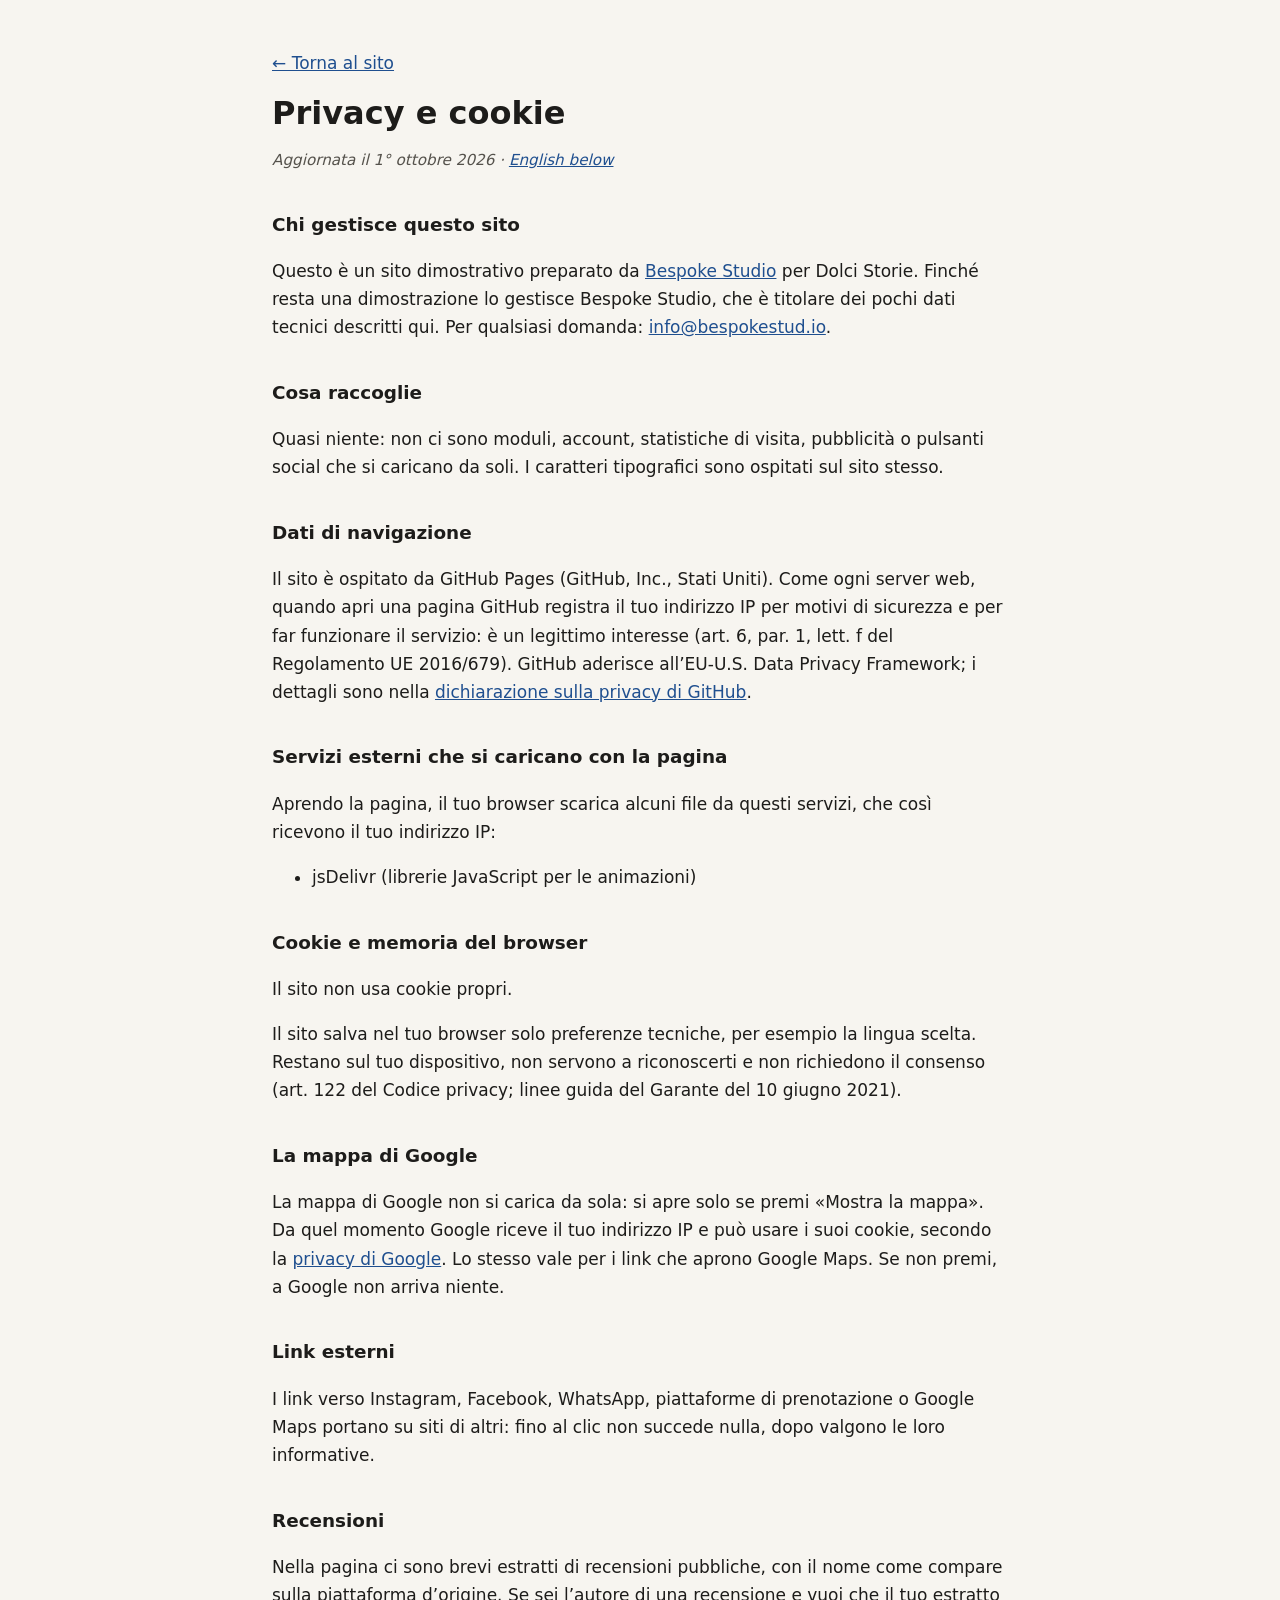
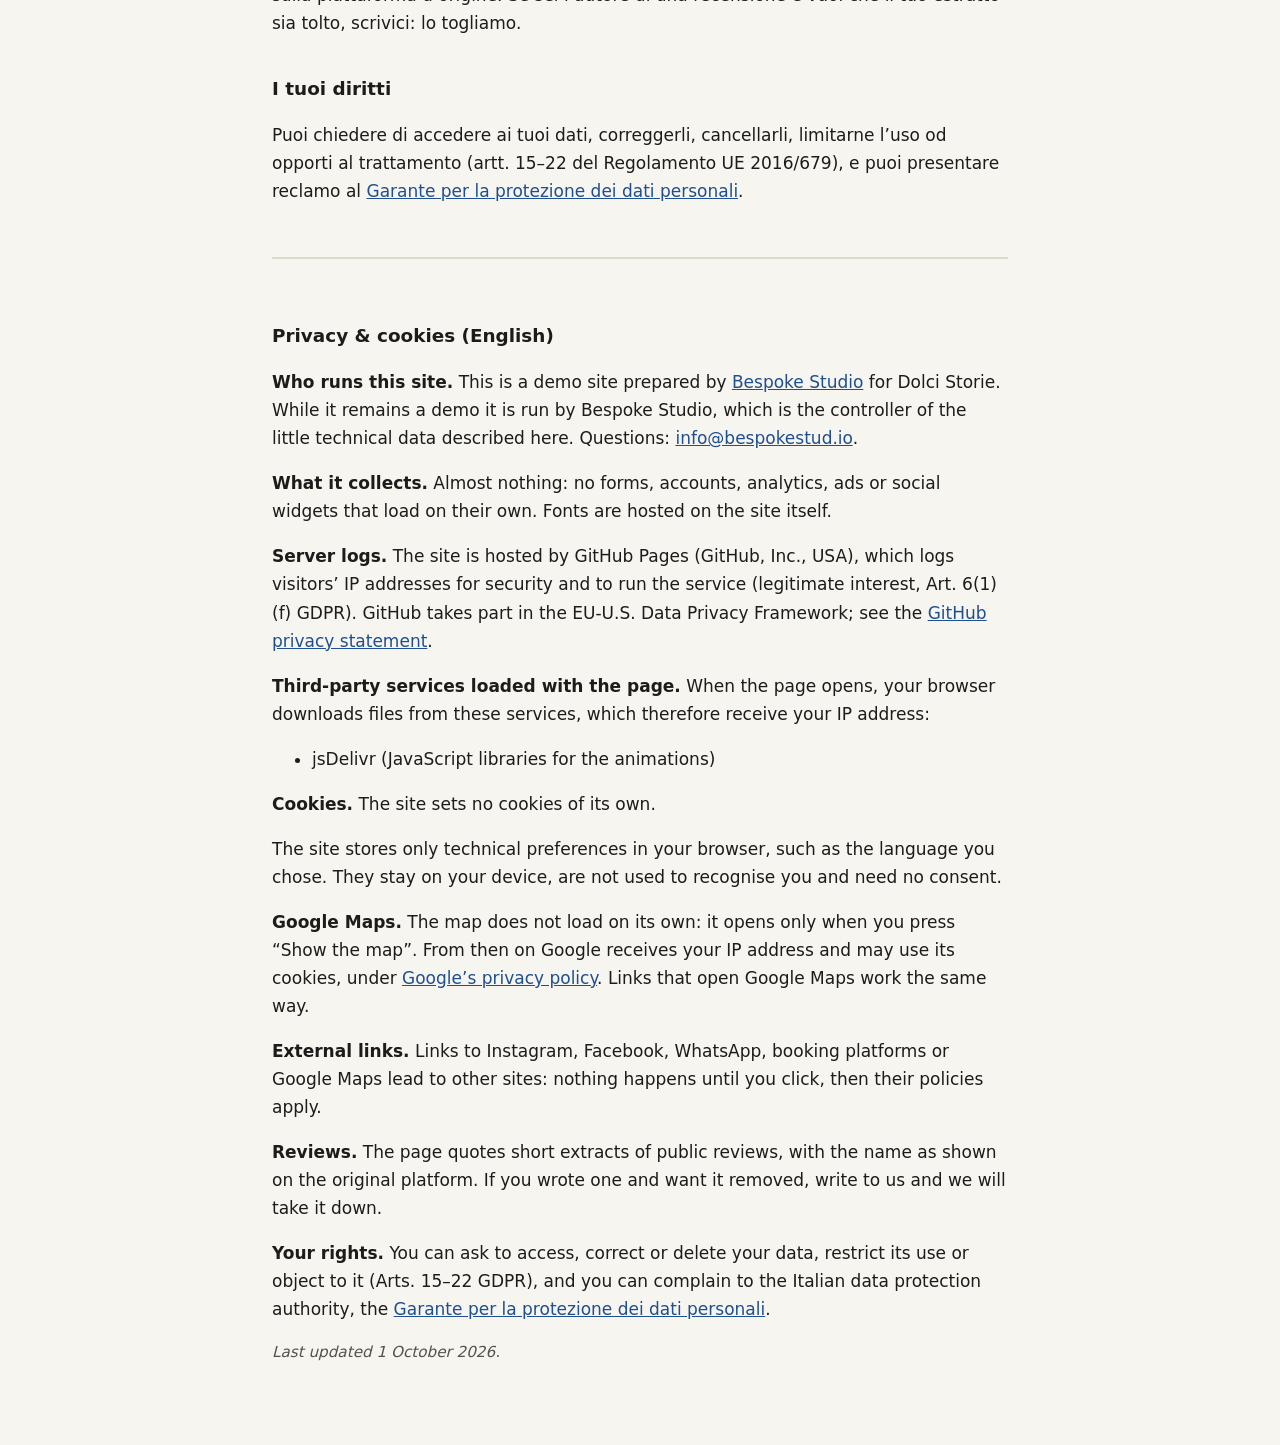
<file: privacy.html>
<!DOCTYPE html>
<html lang="it">
<head>
  <meta charset="UTF-8">
  <meta name="viewport" content="width=device-width, initial-scale=1.0">
  <meta name="robots" content="noindex">
  <title>Privacy e cookie · Dolci Storie</title>
  <meta name="description" content="Informativa privacy e cookie del sito Dolci Storie.">
  <style>
    body { margin: 0; background: #f7f5f0; color: #1d1c1a; font: 17px/1.65 system-ui, -apple-system, "Segoe UI", Roboto, sans-serif; }
    main { max-width: 46rem; margin: 0 auto; padding: 32px 20px 64px; }
    h1 { font-size: 2rem; line-height: 1.2; margin: 0.4em 0 0.2em; }
    h2 { font-size: 1.15rem; margin: 2em 0 0.4em; }
    a { color: #1f4f8f; }
    .data { color: #55524c; font-style: italic; font-size: 0.95rem; }
    .en { margin-top: 3em; padding-top: 1.5em; border-top: 2px solid #ddd8cc; }
    code { font-size: 0.9em; background: #ebe7dc; padding: 0 4px; border-radius: 3px; }
  </style>
</head>
<body>
<main>
  <p><a href="index.html">← Torna al sito</a></p>
  <h1>Privacy e cookie</h1>
  <p class="data">Aggiornata il 1° ottobre 2026 · <a href="#english" lang="en">English below</a></p>
  <h2>Chi gestisce questo sito</h2>
  <p>Questo è un sito dimostrativo preparato da <a href="https://bespokestud.io" rel="noopener">Bespoke Studio</a> per Dolci Storie. Finché resta una dimostrazione lo gestisce Bespoke Studio, che è titolare dei pochi dati tecnici descritti qui. Per qualsiasi domanda: <a href="mailto:info@bespokestud.io">info@bespokestud.io</a>.</p>
  <h2>Cosa raccoglie</h2>
  <p>Quasi niente: non ci sono moduli, account, statistiche di visita, pubblicità o pulsanti social che si caricano da soli. I caratteri tipografici sono ospitati sul sito stesso.</p>
  <h2>Dati di navigazione</h2>
  <p>Il sito è ospitato da GitHub Pages (GitHub, Inc., Stati Uniti). Come ogni server web, quando apri una pagina GitHub registra il tuo indirizzo IP per motivi di sicurezza e per far funzionare il servizio: è un legittimo interesse (art. 6, par. 1, lett. f del Regolamento UE 2016/679). GitHub aderisce all’EU-U.S. Data Privacy Framework; i dettagli sono nella <a href="https://docs.github.com/site-policy/privacy-policies/github-general-privacy-statement" rel="noopener">dichiarazione sulla privacy di GitHub</a>.</p>
  <h2>Servizi esterni che si caricano con la pagina</h2>
  <p>Aprendo la pagina, il tuo browser scarica alcuni file da questi servizi, che così ricevono il tuo indirizzo IP:</p>
  <ul><li>jsDelivr (librerie JavaScript per le animazioni)</li></ul>
  <h2>Cookie e memoria del browser</h2>
  <p>Il sito non usa cookie propri.</p>
  <p>Il sito salva nel tuo browser solo preferenze tecniche, per esempio la lingua scelta. Restano sul tuo dispositivo, non servono a riconoscerti e non richiedono il consenso (art. 122 del Codice privacy; linee guida del Garante del 10 giugno 2021).</p>
  <h2>La mappa di Google</h2>
  <p>La mappa di Google non si carica da sola: si apre solo se premi «Mostra la mappa». Da quel momento Google riceve il tuo indirizzo IP e può usare i suoi cookie, secondo la <a href="https://policies.google.com/privacy?hl=it" rel="noopener">privacy di Google</a>. Lo stesso vale per i link che aprono Google Maps. Se non premi, a Google non arriva niente.</p>
  <h2>Link esterni</h2>
  <p>I link verso Instagram, Facebook, WhatsApp, piattaforme di prenotazione o Google Maps portano su siti di altri: fino al clic non succede nulla, dopo valgono le loro informative.</p>
  <h2>Recensioni</h2>
  <p>Nella pagina ci sono brevi estratti di recensioni pubbliche, con il nome come compare sulla piattaforma d’origine. Se sei l’autore di una recensione e vuoi che il tuo estratto sia tolto, scrivici: lo togliamo.</p>
  <h2>I tuoi diritti</h2>
  <p>Puoi chiedere di accedere ai tuoi dati, correggerli, cancellarli, limitarne l’uso od opporti al trattamento (artt. 15–22 del Regolamento UE 2016/679), e puoi presentare reclamo al <a href="https://www.garanteprivacy.it" rel="noopener">Garante per la protezione dei dati personali</a>.</p>
  <div class="en" id="english" lang="en">
    <h2>Privacy &amp; cookies (English)</h2>
    <p><strong>Who runs this site.</strong> This is a demo site prepared by <a href="https://bespokestud.io" rel="noopener">Bespoke Studio</a> for Dolci Storie. While it remains a demo it is run by Bespoke Studio, which is the controller of the little technical data described here. Questions: <a href="mailto:info@bespokestud.io">info@bespokestud.io</a>.</p>
    <p><strong>What it collects.</strong> Almost nothing: no forms, accounts, analytics, ads or social widgets that load on their own. Fonts are hosted on the site itself.</p>
    <p><strong>Server logs.</strong> The site is hosted by GitHub Pages (GitHub, Inc., USA), which logs visitors’ IP addresses for security and to run the service (legitimate interest, Art. 6(1)(f) GDPR). GitHub takes part in the EU-U.S. Data Privacy Framework; see the <a href="https://docs.github.com/site-policy/privacy-policies/github-general-privacy-statement" rel="noopener">GitHub privacy statement</a>.</p>
    <p><strong>Third-party services loaded with the page.</strong> When the page opens, your browser downloads files from these services, which therefore receive your IP address:</p><ul><li>jsDelivr (JavaScript libraries for the animations)</li></ul>
    <p><strong>Cookies.</strong> The site sets no cookies of its own.</p>
    <p>The site stores only technical preferences in your browser, such as the language you chose. They stay on your device, are not used to recognise you and need no consent.</p>
    <p><strong>Google Maps.</strong> The map does not load on its own: it opens only when you press “Show the map”. From then on Google receives your IP address and may use its cookies, under <a href="https://policies.google.com/privacy?hl=en" rel="noopener">Google’s privacy policy</a>. Links that open Google Maps work the same way.</p>
    <p><strong>External links.</strong> Links to Instagram, Facebook, WhatsApp, booking platforms or Google Maps lead to other sites: nothing happens until you click, then their policies apply.</p>
    <p><strong>Reviews.</strong> The page quotes short extracts of public reviews, with the name as shown on the original platform. If you wrote one and want it removed, write to us and we will take it down.</p>
    <p><strong>Your rights.</strong> You can ask to access, correct or delete your data, restrict its use or object to it (Arts. 15–22 GDPR), and you can complain to the Italian data protection authority, the <a href="https://www.garanteprivacy.it" rel="noopener">Garante per la protezione dei dati personali</a>.</p>
    <p class="data">Last updated 1 October 2026.</p>
  </div>
</main>
</body>
</html>
</file>
